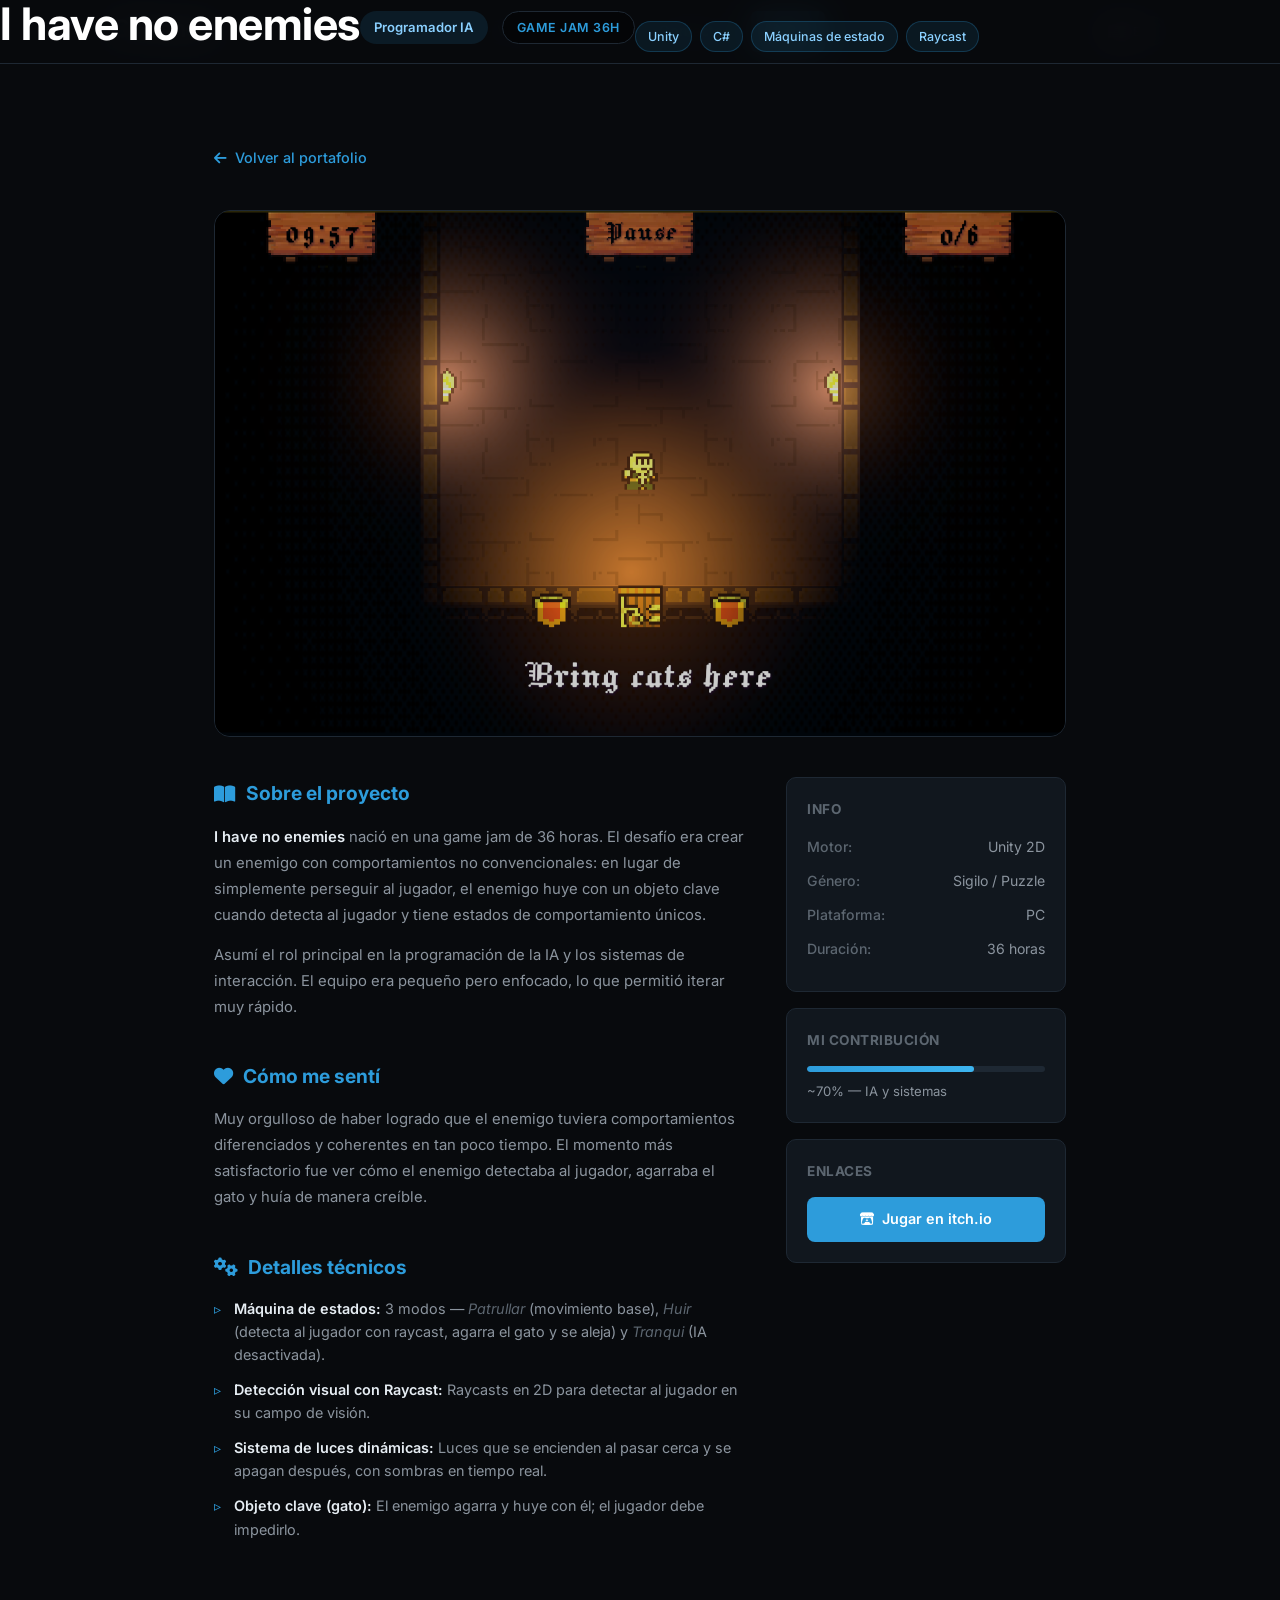
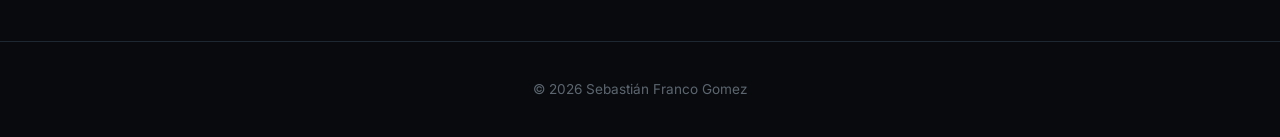
<file: proyecto-ienemies.html>
<!DOCTYPE html>
<html lang="es">
<head>
<meta charset="UTF-8">
<meta name="viewport" content="width=device-width, initial-scale=1.0">
<title>I have no enemies — Sebastián Franco</title>
<meta name="description" content="Game jam de 36 horas. Enemigo con máquina de estados, detección por raycast y luces dinámicas.">
<link rel="preconnect" href="https://fonts.googleapis.com">
<link rel="preconnect" href="https://fonts.gstatic.com" crossorigin>
<link href="https://fonts.googleapis.com/css2?family=Inter:ital,opsz,wght@0,14..32,100..900;1,14..32,100..900&family=JetBrains+Mono:wght@400;600&display=swap" rel="stylesheet">
<link rel="stylesheet" href="https://cdnjs.cloudflare.com/ajax/libs/font-awesome/6.0.0-beta3/css/all.min.css">
<link rel="stylesheet" href="css/styles.css">
<link rel="stylesheet" href="css/proyecto-detalle.css">
</head>
<body class="proyecto-page">
<div class="menu-backdrop" id="menuBackdrop"></div>
<header>
<div class="container header-content">
<div class="logo">
<a href="index.html">S<span class="logo-dot">.</span>Franco</a>
<div class="header-fly-title" aria-hidden="true">I have no enemies</div>
</div>
<nav class="nav-links" id="navMenu">
<button class="menu-close-btn" id="menuCloseBtn" data-i18n-aria="aria_close_menu" aria-label="Cerrar menú">&times;</button>
<a href="index.html#proyectos" data-i18n="btn_back">← Volver</a>
<a href="index.html#about" data-i18n="nav_about">Sobre mí</a>
<a href="index.html#contacto" data-i18n="nav_contact">Contacto</a>
<a href="CV_Sebastian_Franco.pdf" class="btn-cv" target="_blank" rel="noopener"><i class="fas fa-file-alt"></i> CV</a>
</nav>
<div class="header-actions">
<button class="lang-toggle" id="langToggle" data-i18n-aria="aria_switch_en" aria-label="Cambiar idioma">
<span class="lang-flag">🇺🇸</span> <span class="lang-label">EN</span>
</button>
<button class="menu-toggle" id="menuToggle" data-i18n-aria="aria_open_menu" aria-label="Abrir menú">
<span></span><span></span><span></span>
</button>
</div>
</div>
</header>

<main>
<article class="proyecto-detalle">
<a href="index.html#proyectos" class="back-link" data-i18n="back_portfolio"><i class="fas fa-arrow-left"></i> Volver al portafolio</a>
<header class="detalle-hero">
<h1>I have no enemies</h1>
<div class="detalle-meta">
<span class="detalle-rol" data-i18n="rol_ai_programmer">Programador IA</span>
<span class="detalle-badge" data-i18n="badge_gamejam_36h">Game Jam 36h</span>
</div>
<div class="detalle-tags">
<span class="tag tag-proyecto">Unity</span>
<span class="tag tag-proyecto">C#</span>
<span class="tag tag-proyecto" data-i18n="tag_state_machines">Máquinas de estado</span>
<span class="tag tag-proyecto">Raycast</span>
</div>
</header>
<div class="detalle-media"><img src="ienemies-demo.gif" alt="Gameplay de I have no enemies"></div>
<div class="detalle-grid">
<div class="detalle-main">
<section class="detalle-block"><h2><i class="fas fa-book-open"></i> <span data-i18n="section_about_project">Sobre el proyecto</span></h2><p data-i18n="ienemies_about"><strong>I have no enemies</strong> nació en una game jam de 36 horas. El desafío era crear un enemigo con comportamientos no convencionales: en lugar de simplemente perseguir al jugador, el enemigo huye con un objeto clave cuando detecta al jugador y tiene estados de comportamiento únicos.</p><p data-i18n="ienemies_about_2">Asumí el rol principal en la programación de la IA y los sistemas de interacción. El equipo era pequeño pero enfocado, lo que permitió iterar muy rápido.</p></section>
<section class="detalle-block"><h2><i class="fas fa-heart"></i> <span data-i18n="section_how_i_felt">Cómo me sentí</span></h2><p data-i18n="ienemies_felt">Muy orgulloso de haber logrado que el enemigo tuviera comportamientos diferenciados y coherentes en tan poco tiempo. El momento más satisfactorio fue ver cómo el enemigo detectaba al jugador, agarraba el gato y huía de manera creíble.</p></section>
<section class="detalle-block"><h2><i class="fas fa-cogs"></i> <span data-i18n="section_tech_details">Detalles técnicos</span></h2><ul class="tech-list"><li data-i18n="ienemies_tech_1"><strong>Máquina de estados:</strong> 3 modos — <em>Patrullar</em> (movimiento base), <em>Huir</em> (detecta al jugador con raycast, agarra el gato y se aleja) y <em>Tranqui</em> (IA desactivada).</li><li data-i18n="ienemies_tech_2"><strong>Detección visual con Raycast:</strong> Raycasts en 2D para detectar al jugador en su campo de visión.</li><li data-i18n="ienemies_tech_3"><strong>Sistema de luces dinámicas:</strong> Luces que se encienden al pasar cerca y se apagan después, con sombras en tiempo real.</li><li data-i18n="ienemies_tech_4"><strong>Objeto clave (gato):</strong> El enemigo agarra y huye con él; el jugador debe impedirlo.</li></ul></section>
</div>
<aside class="detalle-sidebar">
<div class="detalle-info-card"><h3 data-i18n="info_title">Info</h3><ul><li><strong data-i18n="info_engine">Motor:</strong> Unity 2D</li><li><strong data-i18n="info_genre">Género:</strong> <span data-i18n="genre_stealth_puzzle">Sigilo / Puzzle</span></li><li><strong data-i18n="info_platform">Plataforma:</strong> PC</li><li><strong data-i18n="info_duration">Duración:</strong> 36 horas</li></ul></div>
<div class="detalle-info-card"><h3 data-i18n="my_contribution">Mi contribución</h3><div class="contribucion-bar"><div class="contribucion-fill" style="width:70%"></div></div><p class="contribucion-label" data-i18n="ienemies_contrib">~70% — IA y sistemas</p></div>
<div class="detalle-info-card"><h3 data-i18n="links_title">Enlaces</h3><a href="https://sebastian-franco-gomez.itch.io/i-have-no-enemis" class="btn-demo" target="_blank" rel="noopener" style="width:100%;justify-content:center"><i class="fab fa-itch-io"></i> <span data-i18n="btn_play_itch">Jugar en itch.io</span></a></div>
</aside>
</div>
</article>
</main>

<footer><div class="container"><p data-i18n="footer_simple">&copy; 2026 Sebastián Franco Gomez</p></div></footer>
<script src="js/lang.js"></script>
<script src="js/carrusel.js"></script>
</body>
</html>
</file>
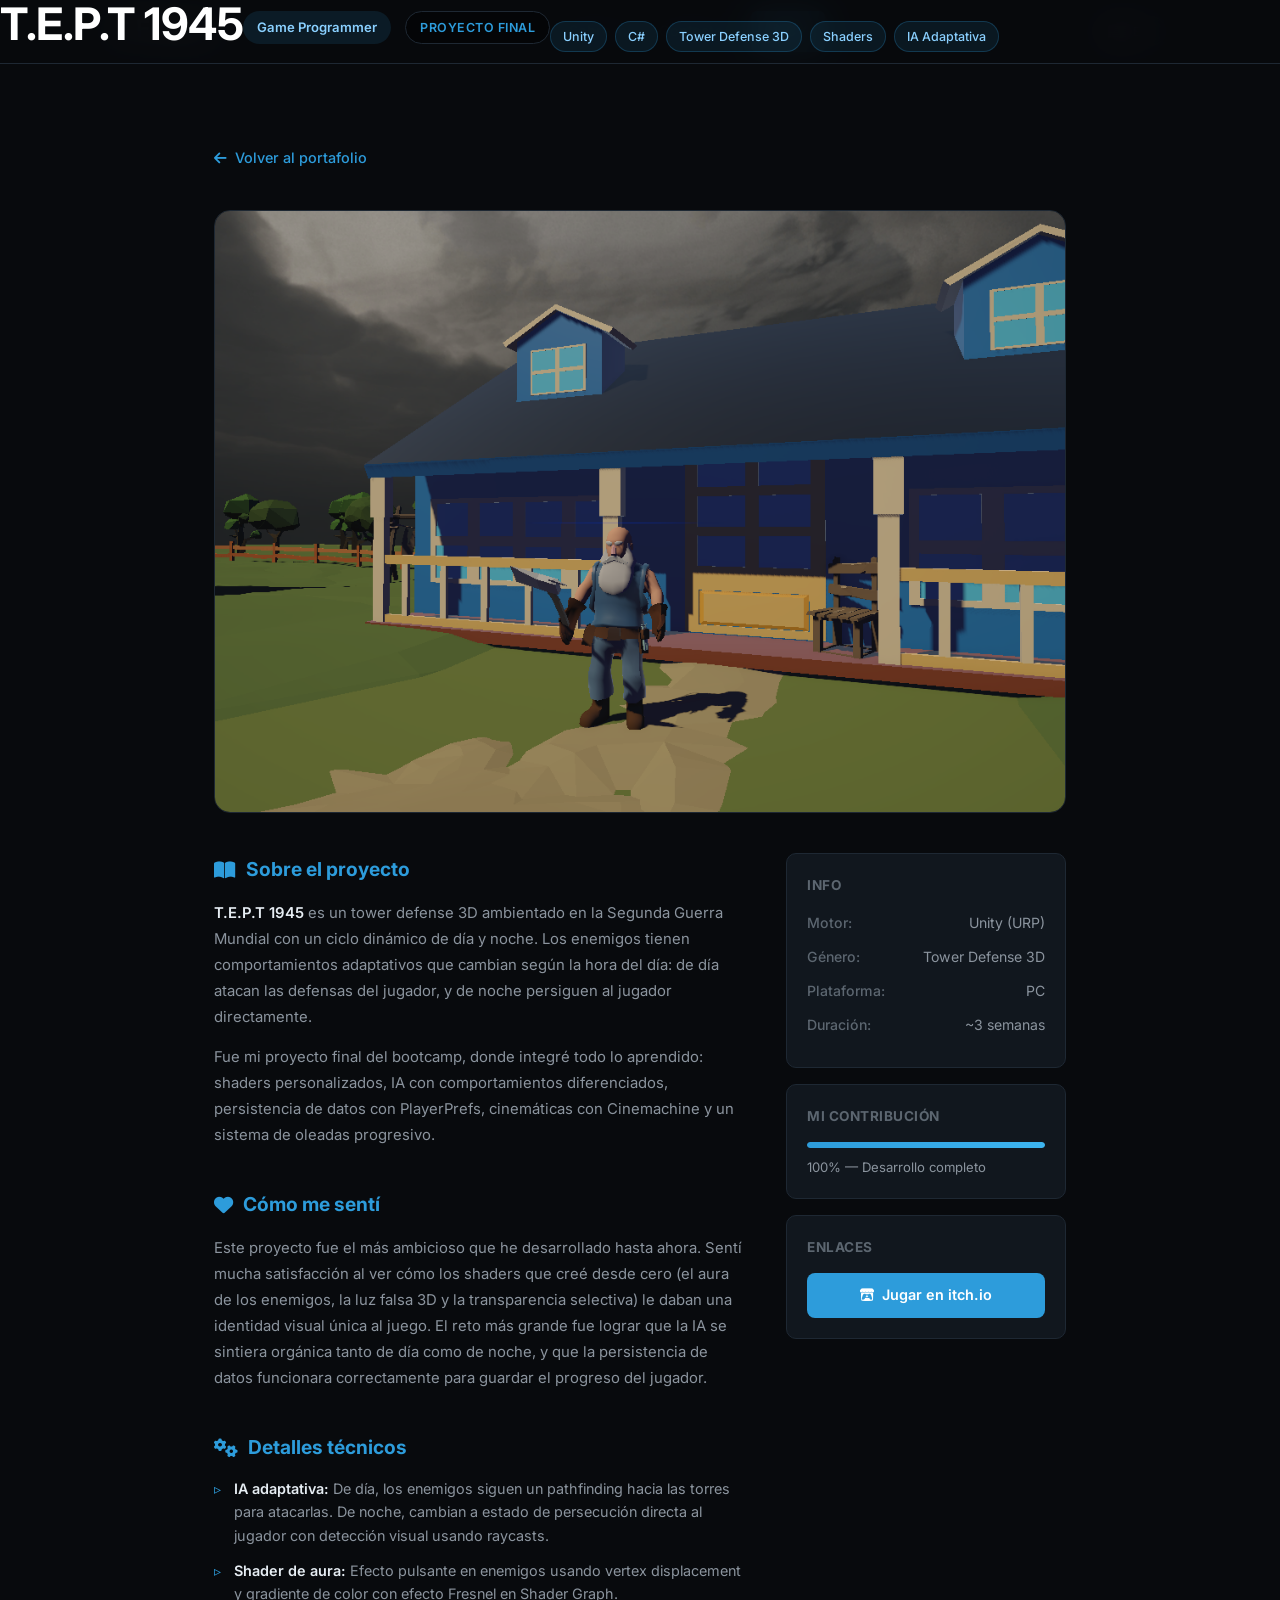
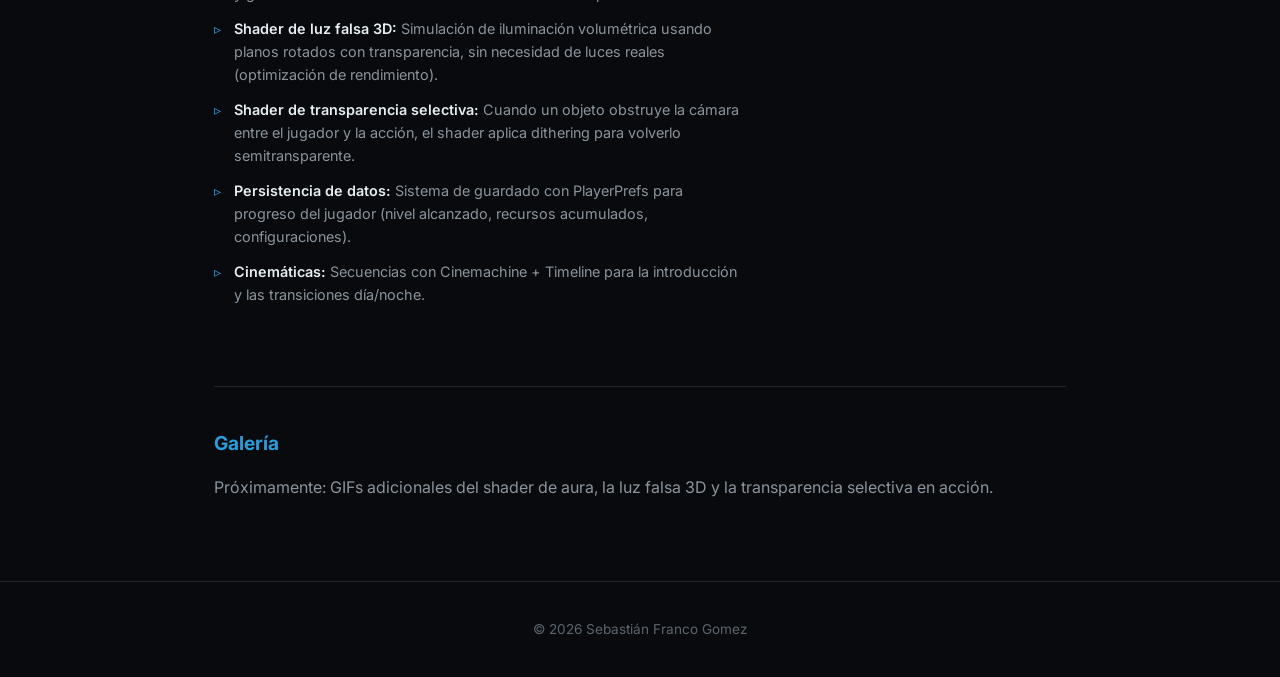
<file: proyecto-tept.html>
<!DOCTYPE html>
<html lang="es">
<head>
<meta charset="UTF-8">
<meta name="viewport" content="width=device-width, initial-scale=1.0">
<title>T.E.P.T 1945 — Sebastián Franco</title>
<meta name="description" content="Tower defense 3D con ciclo día/noche, IA adaptativa, shaders personalizados y cinemáticas. Proyecto final.">
<link rel="preconnect" href="https://fonts.googleapis.com">
<link rel="preconnect" href="https://fonts.gstatic.com" crossorigin>
<link href="https://fonts.googleapis.com/css2?family=Inter:ital,opsz,wght@0,14..32,100..900;1,14..32,100..900&family=JetBrains+Mono:wght@400;600&display=swap" rel="stylesheet">
<link rel="stylesheet" href="https://cdnjs.cloudflare.com/ajax/libs/font-awesome/6.0.0-beta3/css/all.min.css">
<link rel="stylesheet" href="css/styles.css">
<link rel="stylesheet" href="css/proyecto-detalle.css">
</head>
<body class="proyecto-page">
<div class="menu-backdrop" id="menuBackdrop"></div>
<header>
<div class="container header-content">
<div class="logo">
<a href="index.html">S<span class="logo-dot">.</span>Franco</a>
<div class="header-fly-title" aria-hidden="true">T.E.P.T 1945</div>
</div>
<nav class="nav-links" id="navMenu">
<button class="menu-close-btn" id="menuCloseBtn" data-i18n-aria="aria_close_menu" aria-label="Cerrar menú">&times;</button>
<a href="index.html#proyectos" data-i18n="btn_back">← Volver</a>
<a href="index.html#about" data-i18n="nav_about">Sobre mí</a>
<a href="index.html#contacto" data-i18n="nav_contact">Contacto</a>
<a href="CV_Sebastian_Franco.pdf" class="btn-cv" target="_blank" rel="noopener"><i class="fas fa-file-alt"></i> CV</a>
</nav>
<div class="header-actions">
<button class="lang-toggle" id="langToggle" data-i18n-aria="aria_switch_en" aria-label="Cambiar idioma">
<span class="lang-flag">🇺🇸</span> <span class="lang-label">EN</span>
</button>
<button class="menu-toggle" id="menuToggle" data-i18n-aria="aria_open_menu" aria-label="Abrir menú">
<span></span><span></span><span></span>
</button>
</div>
</div>
</header>

<main>
<article class="proyecto-detalle">
<a href="index.html#proyectos" class="back-link" data-i18n="back_portfolio"><i class="fas fa-arrow-left"></i> Volver al portafolio</a>

<header class="detalle-hero">
<h1>T.E.P.T 1945</h1>
<div class="detalle-meta">
<span class="detalle-rol" data-i18n="rol_game_programmer">Game Programmer</span>
<span class="detalle-badge" data-i18n="badge_final_project">Proyecto Final</span>
</div>
<div class="detalle-tags">
<span class="tag tag-proyecto">Unity</span>
<span class="tag tag-proyecto">C#</span>
<span class="tag tag-proyecto" data-i18n="tag_tower_defense_3d">Tower Defense 3D</span>
<span class="tag tag-proyecto">Shaders</span>
<span class="tag tag-proyecto" data-i18n="tag_adaptive_ai">IA Adaptativa</span>
</div>
</header>

<div class="detalle-media">
<img src="tept-demo.gif" alt="Gameplay de T.E.P.T 1945">
</div>

<div class="detalle-grid">
<div class="detalle-main">
<section class="detalle-block">
<h2><i class="fas fa-book-open"></i> <span data-i18n="section_about_project">Sobre el proyecto</span></h2>
<p data-i18n="tept_about_p1"><strong>T.E.P.T 1945</strong> es un tower defense 3D ambientado en la Segunda Guerra Mundial con un ciclo dinámico de día y noche. Los enemigos tienen comportamientos adaptativos que cambian según la hora del día: de día atacan las defensas del jugador, y de noche persiguen al jugador directamente.</p>
<p data-i18n="tept_about_p2">Fue mi proyecto final del bootcamp, donde integré todo lo aprendido: shaders personalizados, IA con comportamientos diferenciados, persistencia de datos con PlayerPrefs, cinemáticas con Cinemachine y un sistema de oleadas progresivo.</p>
</section>
<section class="detalle-block">
<h2><i class="fas fa-heart"></i> <span data-i18n="section_how_i_felt">Cómo me sentí</span></h2>
<p data-i18n="tept_felt">Este proyecto fue el más ambicioso que he desarrollado hasta ahora. Sentí mucha satisfacción al ver cómo los shaders que creé desde cero (el aura de los enemigos, la luz falsa 3D y la transparencia selectiva) le daban una identidad visual única al juego. El reto más grande fue lograr que la IA se sintiera orgánica tanto de día como de noche, y que la persistencia de datos funcionara correctamente para guardar el progreso del jugador.</p>
</section>
<section class="detalle-block">
<h2><i class="fas fa-cogs"></i> <span data-i18n="section_tech_details">Detalles técnicos</span></h2>
<ul class="tech-list">
<li data-i18n="tept_tech_1"><strong>IA adaptativa:</strong> De día, los enemigos siguen un pathfinding hacia las torres para atacarlas. De noche, cambian a estado de persecución directa al jugador con detección visual usando raycasts.</li>
<li data-i18n="tept_tech_2"><strong>Shader de aura:</strong> Efecto pulsante en enemigos usando vertex displacement y gradiente de color con efecto Fresnel en Shader Graph.</li>
<li data-i18n="tept_tech_3"><strong>Shader de luz falsa 3D:</strong> Simulación de iluminación volumétrica usando planos rotados con transparencia, sin necesidad de luces reales (optimización de rendimiento).</li>
<li data-i18n="tept_tech_4"><strong>Shader de transparencia selectiva:</strong> Cuando un objeto obstruye la cámara entre el jugador y la acción, el shader aplica dithering para volverlo semitransparente.</li>
<li data-i18n="tept_tech_5"><strong>Persistencia de datos:</strong> Sistema de guardado con PlayerPrefs para progreso del jugador (nivel alcanzado, recursos acumulados, configuraciones).</li>
<li data-i18n="tept_tech_6"><strong>Cinemáticas:</strong> Secuencias con Cinemachine + Timeline para la introducción y las transiciones día/noche.</li>
</ul>
</section>
</div>
<aside class="detalle-sidebar">
<div class="detalle-info-card"><h3 data-i18n="info_title">Info</h3><ul><li><strong data-i18n="info_engine">Motor:</strong> Unity (URP)</li><li><strong data-i18n="info_genre">Género:</strong> <span data-i18n="tag_tower_defense_3d">Tower Defense 3D</span></li><li><strong data-i18n="info_platform">Plataforma:</strong> PC</li><li><strong data-i18n="info_duration">Duración:</strong> ~3 semanas</li></ul></div>
<div class="detalle-info-card"><h3 data-i18n="my_contribution">Mi contribución</h3><div class="contribucion-bar"><div class="contribucion-fill" style="width:100%"></div></div><p class="contribucion-label" data-i18n="tept_contrib">100% — Desarrollo completo</p></div>
<div class="detalle-info-card"><h3 data-i18n="links_title">Enlaces</h3><a href="https://sebastian-franco-gomez.itch.io/tept-1945" class="btn-demo" target="_blank" rel="noopener" style="width:100%;justify-content:center"><i class="fab fa-itch-io"></i> <span data-i18n="btn_play_itch">Jugar en itch.io</span></a></div>
</aside>
</div>

<div class="detalle-gallery"><h2 data-i18n="gallery_title">Galería</h2><p style="color:var(--text-secondary);margin-bottom:20px" data-i18n="tept_gallery_soon">Próximamente: GIFs adicionales del shader de aura, la luz falsa 3D y la transparencia selectiva en acción.</p></div>
</article>
</main>

<footer><div class="container"><p data-i18n="footer_simple">&copy; 2026 Sebastián Franco Gomez</p></div></footer>
<script src="js/lang.js"></script>
<script src="js/carrusel.js"></script>
</body>
</html>
</file>
<file: css/styles.css>
/* ── RESET ── */
*,
*::before,
*::after {
  margin: 0;
  padding: 0;
  box-sizing: border-box;
}

/* ── VARIABLES ── */
:root {
  --bg-primary: #080a0d;
  --bg-secondary: #0d1116;
  --bg-card: #11171e;
  --bg-card-hover: #151d27;
  --border: #1e2833;
  --border-hover: #2d9cdb;
  --text-primary: #e6edf3;
  --text-secondary: #8b949e;
  --text-muted: #5c6670;
  --accent: #2d9cdb;
  --accent-hover: #3db5f0;
  --accent-glow: rgba(45, 156, 219, 0.15);
  --tag-bg: #1a2330;
  --tag-border: #243040;
  --shader-badge: #7c3aed;
  --post-badge: #059669;
  --danger: #f85149;
  --radius: 10px;
  --radius-lg: 16px;
  --transition: 0.25s ease;
  --header-h: 64px;
}

/* ── BASE ── */
html {
  scroll-behavior: smooth;
  scroll-padding-top: calc(var(--header-h) + 20px);
}

body {
  font-family: "Inter", -apple-system, BlinkMacSystemFont, "Segoe UI", sans-serif;
  background-color: var(--bg-primary);
  color: var(--text-primary);
  line-height: 1.7;
  -webkit-font-smoothing: antialiased;
  -moz-osx-font-smoothing: grayscale;
  padding-top: var(--header-h);
}

::selection {
  background: var(--accent);
  color: #fff;
}

.container {
  max-width: 1100px;
  margin: 0 auto;
  padding: 0 24px;
}

.container-wide {
  max-width: 1100px;
  margin: 0 auto;
  padding: 0 24px;
}

/* ── MENU BACKDROP ── */
.menu-backdrop {
  display: none;
  position: fixed;
  inset: 0;
  z-index: 1995;
  background: rgba(0, 0, 0, 0.6);
  backdrop-filter: blur(2px);
  -webkit-backdrop-filter: blur(2px);
}

.menu-backdrop.active {
  display: block;
}

.menu-close-btn {
  display: none;
  position: absolute;
  top: 16px;
  right: 16px;
  background: none;
  border: none;
  color: var(--text-secondary);
  font-size: 2rem;
  cursor: pointer;
  line-height: 1;
  transition: color var(--transition);
  z-index: 2020;
}

.menu-close-btn:hover {
  color: #fff;
}

body.menu-open {
  overflow: hidden;
}

/* ── HEADER ── */
header {
  position: fixed;
  top: 0;
  left: 0;
  right: 0;
  z-index: 2000;
  height: var(--header-h);
  display: flex;
  align-items: center;
  background-color: rgba(8, 10, 13, 0.95);
  backdrop-filter: blur(16px);
  -webkit-backdrop-filter: blur(16px);
  border-bottom: 1px solid var(--border);
}

.header-content {
  width: 100%;
  max-width: 1100px;
  margin: 0 auto;
  padding: 0 24px;
  display: flex;
  justify-content: space-between;
  align-items: center;
  position: relative;
}

.logo {
  position: relative;
  z-index: 2010;
  flex-shrink: 0;
  transition: opacity 0.35s cubic-bezier(0.4, 0, 0.2, 1),
              transform 0.35s cubic-bezier(0.4, 0, 0.2, 1);
}

body.title-scrolled .logo {
  opacity: 0;
  transform: translateX(-12px);
  pointer-events: none;
}

.logo a {
  font-size: 1.5rem;
  font-weight: 700;
  color: #fff;
  text-decoration: none;
  letter-spacing: -0.5px;
  line-height: 1;
}

.logo-dot {
  color: var(--accent);
}

.header-fly-title {
  display: none;
  font-size: 1.15rem;
  font-weight: 700;
  color: #fff;
  white-space: nowrap;
  max-width: 50vw;
  overflow: hidden;
  text-overflow: ellipsis;
  opacity: 0;
  transform: translateX(12px);
  transition: opacity 0.35s cubic-bezier(0.4, 0, 0.2, 1),
              transform 0.35s cubic-bezier(0.4, 0, 0.2, 1);
  pointer-events: none;
}

body.title-scrolled .header-fly-title {
  opacity: 1;
  transform: translateX(0);
}

.header-fly-title.is-long {
  font-size: 0.9rem;
}

@media (min-width: 769px) {
  .header-fly-title {
    display: block;
    position: absolute;
    left: 0;
  }
}

@media (max-width: 768px) {
  .header-fly-title {
    display: none !important;
  }
}
.nav-links {
  display: flex;
  gap: 28px;
  align-items: center;
}

.nav-links a {
  color: var(--text-secondary);
  text-decoration: none;
  font-weight: 500;
  font-size: 0.9rem;
  transition: color var(--transition);
  white-space: nowrap;
}

.nav-links a:hover {
  color: #fff;
}

.btn-cv {
  background-color: var(--accent);
  color: #fff !important;
  padding: 8px 18px;
  border-radius: 6px;
  font-weight: 600;
  font-size: 0.85rem;
  display: inline-flex;
  align-items: center;
  gap: 6px;
  transition: background-color var(--transition), box-shadow var(--transition);
}

.btn-cv:hover {
  background-color: var(--accent-hover);
  box-shadow: 0 0 18px var(--accent-glow);
}

.header-actions {
  display: flex;
  align-items: center;
  gap: 10px;
}

.lang-toggle {
  background: rgba(255, 255, 255, 0.06);
  border: 1px solid rgba(255, 255, 255, 0.1);
  color: var(--text-secondary);
  padding: 6px 14px;
  border-radius: 50px;
  font-size: 0.78rem;
  font-weight: 600;
  font-family: inherit;
  cursor: pointer;
  display: inline-flex;
  align-items: center;
  gap: 6px;
  transition: all 0.3s ease;
  white-space: nowrap;
  flex-shrink: 0;
  backdrop-filter: blur(8px);
  -webkit-backdrop-filter: blur(8px);
}

.lang-toggle:hover {
  background: rgba(45, 156, 219, 0.12);
  border-color: var(--accent);
  color: #fff;
  box-shadow: 0 0 12px rgba(45, 156, 219, 0.15);
  transform: translateY(-1px);
}

.lang-toggle:active {
  transform: translateY(0);
}

.lang-toggle .lang-flag {
  font-size: 1rem;
  line-height: 1;
}

.lang-toggle .lang-label {
  letter-spacing: 0.5px;
}

/* ── i18n FOUC prevention ── */
html:not(.i18n-ready) [data-i18n] {
  visibility: visible;
}

.menu-toggle {
  display: none;
  flex-direction: column;
  gap: 5px;
  background: none;
  border: none;
  cursor: pointer;
  padding: 4px;
  z-index: 2010;
  flex-shrink: 0;
}

.menu-toggle span {
  display: block;
  width: 24px;
  height: 2px;
  background-color: var(--text-primary);
  border-radius: 2px;
}

/* ── HERO ── */
.hero {
  padding: 100px 0 90px;
  background: radial-gradient(
    ellipse 800px 400px at 50% 0%,
    rgba(45, 156, 219, 0.06),
    transparent
  );
}

.hero-content {
  display: flex;
  align-items: center;
  gap: 50px;
}

.hero-text {
  max-width: 650px;
}

.hero-greeting {
  font-family: "JetBrains Mono", monospace;
  color: var(--accent);
  font-size: 0.95rem;
  margin-bottom: 12px;
}

.hero-text h1 {
  font-size: clamp(2.5rem, 6vw, 4rem);
  font-weight: 700;
  line-height: 1.1;
  margin-bottom: 8px;
  color: #fff;
  letter-spacing: -1px;
}

.hero-text h2 {
  font-size: clamp(1.2rem, 3vw, 1.6rem);
  font-weight: 500;
  color: var(--text-secondary);
  margin-bottom: 22px;
}

.hero-separator {
  color: var(--accent);
  margin: 0 8px;
}

.hero-desc {
  font-size: 1.05rem;
  color: var(--text-secondary);
  margin-bottom: 30px;
  max-width: 560px;
  line-height: 1.7;
}

.hero-actions {
  display: flex;
  gap: 16px;
  margin-bottom: 28px;
}

.btn-primary {
  background-color: var(--accent);
  color: #fff;
  padding: 12px 28px;
  border-radius: 8px;
  font-weight: 600;
  font-size: 0.95rem;
  text-decoration: none;
  transition: background-color var(--transition), box-shadow var(--transition);
  display: inline-flex;
  align-items: center;
  gap: 8px;
}

.btn-primary:hover {
  background-color: var(--accent-hover);
  box-shadow: 0 0 24px var(--accent-glow);
}

.btn-outline {
  background-color: transparent;
  color: var(--text-primary);
  padding: 12px 28px;
  border-radius: 8px;
  font-weight: 600;
  font-size: 0.95rem;
  text-decoration: none;
  border: 1px solid var(--border);
  transition: border-color var(--transition), color var(--transition);
  display: inline-flex;
  align-items: center;
  gap: 8px;
}

.btn-outline:hover {
  border-color: var(--accent);
  color: var(--accent);
}

.hero-social {
  display: flex;
  gap: 16px;
  margin-bottom: 30px;
}

.hero-social a {
  color: var(--text-secondary);
  font-size: 1.2rem;
  transition: color var(--transition);
}

.hero-social a:hover {
  color: var(--accent);
}

/* ── TAGS ── */
.skill-tags {
  display: flex;
  flex-wrap: wrap;
  gap: 8px;
}

.tag {
  background-color: var(--tag-bg);
  color: var(--text-secondary);
  padding: 5px 13px;
  border-radius: 20px;
  font-size: 0.8rem;
  font-weight: 500;
  border: 1px solid var(--tag-border);
}

.tag-proyecto {
  background-color: rgba(45, 156, 219, 0.1);
  color: #8ad0ff;
  border-color: rgba(45, 156, 219, 0.25);
}

/* ── SECTIONS ── */
.section {
  padding: 90px 0;
}

.section-alt {
  background-color: var(--bg-secondary);
}

.section-title {
  font-size: clamp(1.6rem, 4vw, 2rem);
  font-weight: 700;
  margin-bottom: 20px;
  color: #fff;
  display: flex;
  align-items: center;
  gap: 12px;
  flex-wrap: wrap;
}

.title-accent {
  color: var(--accent);
  font-family: "JetBrains Mono", monospace;
  font-size: 1.1rem;
  font-weight: 400;
}

.title-vfx {
  background: linear-gradient(135deg, var(--shader-badge), var(--accent));
  -webkit-background-clip: text;
  -webkit-text-fill-color: transparent;
  background-clip: text;
}

.vfx-intro {
  color: var(--text-secondary);
  margin-bottom: 40px;
  max-width: 600px;
}

/* ── ABOUT ── */
.about-content {
  display: grid;
  grid-template-columns: 1fr minmax(300px, 380px);
  gap: 50px;
  align-items: start;
}

.about-text p {
  margin-bottom: 18px;
  color: var(--text-secondary);
  font-size: 0.95rem;
}

.about-text strong {
  color: var(--text-primary);
  font-weight: 600;
}

/* ── SKILLS BOX ── */
.skills-box {
  background-color: var(--bg-card);
  padding: 28px;
  border-radius: var(--radius-lg);
  border: 1px solid var(--border);
  max-height: 420px;
  overflow: hidden;
  position: relative;
}

.skills-box::after {
  content: "";
  position: absolute;
  bottom: 0;
  left: 0;
  right: 0;
  height: 60px;
  background: linear-gradient(transparent, var(--bg-card));
  pointer-events: none;
}

.skills-box h3 {
  color: var(--text-primary);
  margin-bottom: 16px;
  font-weight: 600;
  font-size: 0.95rem;
}

.skills-grid {
  display: flex;
  flex-wrap: wrap;
  gap: 8px;
  margin-bottom: 24px;
}

.skill-item {
  background-color: var(--tag-bg);
  color: var(--text-secondary);
  padding: 6px 14px;
  border-radius: 4px;
  font-size: 0.85rem;
  border-left: 3px solid var(--accent);
}

.btn-expand-skills {
  display: inline-flex;
  align-items: center;
  gap: 8px;
  background: transparent;
  border: 1px solid var(--border);
  color: var(--text-secondary);
  padding: 8px 18px;
  border-radius: 8px;
  font-size: 0.85rem;
  font-weight: 500;
  cursor: pointer;
  transition: all var(--transition);
  font-family: inherit;
  position: relative;
  z-index: 2;
}

.btn-expand-skills:hover {
  border-color: var(--accent);
  color: var(--accent);
}

.btn-expand-skills i {
  transition: transform var(--transition);
  font-size: 0.7rem;
}

/* ── SKILLS MODAL ── */
.skills-modal {
  display: none;
  position: fixed;
  inset: 0;
  z-index: 3000;
  align-items: center;
  justify-content: center;
  padding: 24px;
}

.skills-modal.active {
  display: flex;
}

.skills-modal-backdrop {
  position: absolute;
  inset: 0;
  background: rgba(0, 0, 0, 0.75);
  backdrop-filter: blur(4px);
}

.skills-modal-content {
  position: relative;
  background-color: var(--bg-card);
  border: 1px solid var(--border);
  border-radius: var(--radius-lg);
  padding: 40px;
  max-width: 560px;
  width: 100%;
  max-height: 80vh;
  overflow-y: auto;
  z-index: 1;
  animation: modalIn 0.25s ease;
}

@keyframes modalIn {
  from {
    opacity: 0;
    transform: translateY(16px) scale(0.97);
  }
  to {
    opacity: 1;
    transform: translateY(0) scale(1);
  }
}

.skills-modal-close {
  position: absolute;
  top: 12px;
  right: 16px;
  background: none;
  border: none;
  color: var(--text-secondary);
  font-size: 1.8rem;
  cursor: pointer;
  line-height: 1;
  transition: color var(--transition);
}

.skills-modal-close:hover {
  color: #fff;
}

.skills-modal-content h2 {
  font-size: 1.4rem;
  font-weight: 700;
  color: #fff;
  margin-bottom: 24px;
}

.skills-modal-content h3 {
  color: var(--text-primary);
  margin-bottom: 12px;
  font-weight: 600;
  font-size: 0.95rem;
}

.skills-modal-grid {
  margin-bottom: 24px;
}

/* ── PROYECTOS CARRUSEL ── */
.proyectos-carrusel {
  position: relative;
  margin: 40px auto;
  max-width: 960px;
}

.carrusel-viewport {
  overflow: hidden;
  border-radius: var(--radius-lg);
}

.carrusel-track {
  display: flex;
  transition: transform 0.45s cubic-bezier(0.25, 0.46, 0.45, 0.94);
}

.proyecto-slide {
  flex: 0 0 100%;
}

.proyecto-card {
  background-color: var(--bg-card);
  border: 1px solid var(--border);
  border-radius: var(--radius-lg);
  overflow: hidden;
  display: flex;
  flex-direction: column;
}

.proyecto-media {
  position: relative;
  width: 100%;
  background-color: #0a0e13;
  overflow: hidden;
}

.proyecto-media img {
  width: 100%;
  height: 100%;
  object-fit: cover;
  display: block;
}

.proyecto-media-badge {
  position: absolute;
  top: 14px;
  right: 14px;
  background-color: rgba(0, 0, 0, 0.7);
  backdrop-filter: blur(6px);
  color: var(--accent);
  padding: 4px 12px;
  border-radius: 20px;
  font-size: 0.75rem;
  font-weight: 600;
  border: 1px solid rgba(45, 156, 219, 0.3);
}

.proyecto-content {
  padding: 28px;
}

.proyecto-header {
  display: flex;
  justify-content: space-between;
  align-items: center;
  margin-bottom: 14px;
  flex-wrap: wrap;
  gap: 10px;
}

.proyecto-header h3 {
  font-size: 1.4rem;
  font-weight: 700;
  color: #fff;
}

.proyecto-rol {
  background-color: rgba(45, 156, 219, 0.12);
  color: #8ad0ff;
  padding: 5px 12px;
  border-radius: 20px;
  font-size: 0.78rem;
  font-weight: 600;
}

.proyecto-tags {
  display: flex;
  flex-wrap: wrap;
  gap: 8px;
  margin-bottom: 16px;
}

.proyecto-desc {
  color: var(--text-secondary);
  font-size: 0.92rem;
  margin-bottom: 22px;
  display: -webkit-box;
  -webkit-line-clamp: 2;
  -webkit-box-orient: vertical;
  overflow: hidden;
}

.proyecto-links {
  display: flex;
  gap: 12px;
  flex-wrap: wrap;
}

.btn-demo {
  display: inline-flex;
  align-items: center;
  gap: 8px;
  background-color: var(--accent);
  color: #fff;
  padding: 10px 22px;
  border-radius: 8px;
  text-decoration: none;
  font-weight: 600;
  font-size: 0.9rem;
  transition: background-color var(--transition), box-shadow var(--transition);
}

.btn-demo:hover {
  background-color: var(--accent-hover);
  box-shadow: 0 0 18px var(--accent-glow);
}

.btn-itch {
  display: inline-flex;
  align-items: center;
  gap: 8px;
  background-color: transparent;
  color: var(--text-secondary);
  padding: 10px 22px;
  border-radius: 8px;
  text-decoration: none;
  font-weight: 500;
  font-size: 0.9rem;
  border: 1px solid var(--border);
  transition: border-color var(--transition), color var(--transition);
}

.btn-itch:hover {
  border-color: var(--accent);
  color: var(--accent);
}

/* ── CARRUSEL CONTROLS ── */
.carrusel-btn {
  position: absolute;
  top: 50%;
  transform: translateY(-50%);
  background-color: var(--bg-card);
  border: 1px solid var(--border);
  color: var(--text-primary);
  font-size: 1.2rem;
  cursor: pointer;
  width: 44px;
  height: 44px;
  border-radius: 50%;
  display: flex;
  align-items: center;
  justify-content: center;
  transition: all var(--transition);
  z-index: 10;
}

.carrusel-btn:hover {
  background-color: var(--accent);
  border-color: var(--accent);
  color: #fff;
}

.carrusel-btn:focus-visible {
  outline: 2px solid var(--accent);
  outline-offset: 2px;
}

.carrusel-btn-left {
  left: -22px;
}

.carrusel-btn-right {
  right: -22px;
}

.carrusel-indicadores {
  display: flex;
  justify-content: center;
  gap: 10px;
  margin-top: 28px;
}

.indicador {
  width: 10px;
  height: 10px;
  background-color: var(--border);
  border-radius: 50%;
  cursor: pointer;
  transition: all var(--transition);
}

.indicador:hover {
  background-color: var(--text-muted);
}

.indicador.active {
  background-color: var(--accent);
  width: 28px;
  border-radius: 5px;
}

/* ── VFX GRID ── */
.vfx-grid {
  display: grid;
  grid-template-columns: repeat(auto-fill, minmax(240px, 1fr));
  gap: 24px;
}

.vfx-card {
  background-color: var(--bg-card);
  border: 1px solid var(--border);
  border-radius: var(--radius-lg);
  overflow: hidden;
  transition: border-color var(--transition), transform var(--transition);
  flex: 0 0 auto;
}

.vfx-card:hover {
  border-color: var(--border-hover);
  transform: translateY(-4px);
}

.vfx-media {
  width: 100%;
  aspect-ratio: 16 / 10;
  background-color: #0a0e13;
  overflow: hidden;
}

.vfx-media img {
  width: 100%;
  height: 100%;
  object-fit: cover;
  display: block;
}

.vfx-content {
  padding: 18px;
}

.vfx-content h3 {
  font-size: 1rem;
  font-weight: 600;
  color: #fff;
  margin-bottom: 8px;
}

.vfx-meta {
  display: flex;
  flex-wrap: wrap;
  gap: 8px;
  align-items: center;
  margin-bottom: 10px;
}

.vfx-type {
  padding: 3px 10px;
  border-radius: 12px;
  font-size: 0.7rem;
  font-weight: 700;
  text-transform: uppercase;
  letter-spacing: 0.5px;
}

.vfx-type.shader {
  background-color: rgba(124, 58, 237, 0.15);
  color: #a78bfa;
  border: 1px solid rgba(124, 58, 237, 0.3);
}

.vfx-type.post {
  background-color: rgba(5, 150, 105, 0.15);
  color: #34d399;
  border: 1px solid rgba(5, 150, 105, 0.3);
}

.vfx-tech {
  color: var(--text-muted);
  font-size: 0.75rem;
}

.vfx-content p {
  color: var(--text-secondary);
  font-size: 0.82rem;
  line-height: 1.5;
}

/* ── EDUCATION ── */
.edu-item {
  display: flex;
  justify-content: space-between;
  align-items: center;
  flex-wrap: wrap;
  gap: 16px;
  padding: 22px 0;
  border-bottom: 1px solid var(--border);
}

.edu-item:last-child {
  border-bottom: none;
}

.edu-left h4 {
  color: var(--text-primary);
  font-size: 1.1rem;
  font-weight: 600;
  margin-bottom: 4px;
}

.edu-left p {
  color: var(--text-secondary);
  font-size: 0.9rem;
}

.edu-right {
  color: var(--text-muted);
  font-size: 0.85rem;
  background-color: var(--tag-bg);
  padding: 6px 16px;
  border-radius: 20px;
  white-space: nowrap;
}

/* ── CONTACTO ── */
.contacto-section {
  text-align: center;
}

.contacto-info {
  max-width: 560px;
  margin: 0 auto;
}

.contacto-info p {
  margin-bottom: 36px;
  color: var(--text-secondary);
  font-size: 0.95rem;
}

.contacto-links {
  display: flex;
  justify-content: center;
  gap: 20px;
  flex-wrap: wrap;
}

.contacto-links a {
  display: flex;
  flex-direction: column;
  align-items: center;
  gap: 8px;
  color: var(--text-secondary);
  background-color: var(--bg-card);
  border: 1px solid var(--border);
  padding: 20px 28px;
  border-radius: var(--radius-lg);
  text-decoration: none;
  font-size: 1.6rem;
  transition: all var(--transition);
  min-width: 120px;
}

.contacto-links a span {
  font-size: 0.78rem;
  font-weight: 500;
  font-family: "Inter", sans-serif;
}

.contacto-links a:hover {
  background-color: var(--accent);
  border-color: var(--accent);
  color: #fff;
  transform: translateY(-3px);
  box-shadow: 0 8px 24px var(--accent-glow);
}

/* ── FOOTER ── */
footer {
  text-align: center;
  padding: 36px 0;
  color: var(--text-muted);
  font-size: 0.85rem;
  border-top: 1px solid var(--border);
}

footer .fa-heart {
  color: var(--danger);
  font-size: 0.75rem;
}

/* ── MEDIA QUERIES ── */

/* ═══ Desktop wide: fly title visible ═══ */
@media (min-width: 769px) {
  .proyecto-card {
    flex-direction: row;
  }

  .proyecto-media {
    width: 40%;
    flex-shrink: 0;
  }

  .proyecto-media img {
    aspect-ratio: auto;
  }

  .proyecto-content {
    width: 60%;
    display: flex;
    flex-direction: column;
    justify-content: center;
  }
}

/* ═══ max-width 900px ═══ */
@media (max-width: 900px) {
  /* About switches to single column */
  .about-content {
    grid-template-columns: 1fr;
  }

  /* Skills box loses height cap & gradient fade */
  .skills-box {
    max-height: none;
  }

  .skills-box::after {
    display: none;
  }

  /* Hide expand-skills button (modal not needed) */
  .btn-expand-skills {
    display: none;
  }

  /* Smaller carrusel buttons */
  .carrusel-btn {
    width: 36px;
    height: 36px;
    font-size: 1rem;
  }

  .carrusel-btn-left {
    left: -8px;
  }

  .carrusel-btn-right {
    right: -8px;
  }
}

/* ═══ max-width 768px (tablet / mobile) ═══ */
@media (max-width: 768px) {
  :root {
    --header-h: 56px;
  }

  .header-content {
    position: static;
  }

/* Show hamburger menu toggle */
.menu-toggle {
    display: flex;
  }

  .lang-toggle {
    padding: 5px 10px;
    font-size: 0.72rem;
    gap: 4px;
  }

  .lang-toggle .lang-flag {
    font-size: 0.9rem;
  }

  .menu-close-btn {
    display: block;
  }

  /* Slide-in nav from right (60%-80% width) */
  .nav-links {
    display: flex;
    flex-direction: column;
    position: fixed;
    top: 0;
    right: 0;
    width: 75%;
    max-width: 320px;
    height: 100vh;
    height: 100dvh;
    background-color: rgba(13, 17, 22, 0.98);
    backdrop-filter: blur(16px);
    -webkit-backdrop-filter: blur(16px);
    border-left: 1px solid var(--border);
    padding: 80px 28px 32px;
    gap: 24px;
    overflow-y: auto;
    z-index: 2005;
    transform: translateX(100%);
    transition: transform 0.35s cubic-bezier(0.4, 0, 0.2, 1);
    box-shadow: -8px 0 30px rgba(0, 0, 0, 0.5);
  }

  .nav-links.active {
    transform: translateX(0);
  }

  .nav-links a {
    font-size: 1.1rem;
  }

  /* Hero */
  .hero {
    padding: 70px 0 60px;
  }

  .hero-text h1 {
    font-size: 2.2rem;
  }

  .hero-actions {
    flex-direction: column;
  }

  .hero-actions .btn-outline,
  .hero-actions .btn-primary {
    text-align: center;
    justify-content: center;
  }

  /* Sections */
  .section {
    padding: 60px 0;
  }

  /* Proyecto cards: stacked (column) */
  .proyecto-card {
    flex-direction: column;
  }

  .proyecto-media {
    width: 100%;
    aspect-ratio: 16 / 10;
    min-height: 0;
  }

  .proyecto-media img {
    aspect-ratio: 16 / 10;
    min-height: 0;
  }

  .proyecto-content {
    width: 100%;
    padding: 20px;
  }

  .proyecto-header h3 {
    font-size: 1.2rem;
  }

  .proyectos-carrusel {
    max-width: 100%;
  }

  /* Skills: shorter box with gradient fade & expand button */
  .skills-box {
    max-height: 260px;
  }

  .skills-box::after {
    display: block;
  }

  .btn-expand-skills {
    display: inline-flex;
  }

  /* Only show first 2 items in skills-tech / skills-soft */
  .skills-tech .skill-item:nth-child(n + 3) {
    display: none;
  }

  .skills-soft .skill-item:nth-child(n + 3) {
    display: none;
  }

  /* VFX grid → horizontal scroll with snap */
  .vfx-grid {
    display: flex;
    overflow-x: auto;
    scroll-snap-type: x mandatory;
    scroll-behavior: smooth;
    -webkit-overflow-scrolling: touch;
    scrollbar-width: none;
    gap: 16px;
    padding-bottom: 8px;
  }

  .vfx-grid::-webkit-scrollbar {
    display: none;
  }

  .vfx-card {
    flex: 0 0 calc(100vw - 48px);
    max-width: 340px;
    scroll-snap-align: start;
  }

  .vfx-card:hover {
    transform: none;
  }

  /* Contacto */
  .contacto-links a {
    min-width: 100px;
    padding: 16px 20px;
  }
}

/* ═══ max-width 500px (small phones) ═══ */
@media (max-width: 500px) {
  .proyecto-media-badge {
    top: 8px;
    right: 8px;
    font-size: 0.7rem;
  }

  /* Hide carrusel buttons */
  .carrusel-btn {
    display: none;
  }

  /* VFX cards: full width minus 36px */
  .vfx-card {
    flex: 0 0 calc(100vw - 36px);
    max-width: none;
  }

  .vfx-grid {
    gap: 12px;
  }

  /* Contacto */
  .contacto-links {
    gap: 12px;
  }

  .contacto-links a {
    flex: 1 1 80px;
    min-width: 0;
  }

  /* Skills box even shorter */
  .skills-box {
    max-height: 220px;
  }
}

/* ── FOCUS VISIBLE ── */
:focus-visible {
  outline: 2px solid var(--accent);
  outline-offset: 2px;
}

/* ── REDUCED MOTION ── */
@media (prefers-reduced-motion: reduce) {
  *,
  *::before,
  *::after {
    animation-duration: 0.01ms !important;
    transition-duration: 0.01ms !important;
  }

  html {
    scroll-behavior: auto;
  }

  .carrusel-track {
    transition: none;
  }
}
</file>
<file: css/proyecto-detalle.css>
/* ════════════════════════════════════════════
   PROYECTO DETALLE
   ════════════════════════════════════════════ */

/* ── LAYOUT ── */

.proyecto-detalle {
    max-width: 900px;
    margin: 0 auto;
    padding: 80px 24px 60px;
}

.detalle-grid {
    display: grid;
    grid-template-columns: 1fr 280px;
    gap: 40px;
    align-items: start;
}

.detalle-main {
    min-width: 0;
}

.detalle-sidebar {
    position: sticky;
    top: calc(var(--header-h) + 40px);
}

.detalle-block {
    margin-bottom: 40px;
}

/* ── BACK LINK ── */

.back-link {
    display: inline-flex;
    align-items: center;
    gap: 8px;
    color: var(--accent);
    text-decoration: none;
    font-size: 0.9rem;
    font-weight: 500;
    margin-bottom: 40px;
    transition: color var(--transition);
}

.back-link:hover {
    color: var(--accent-hover);
}

/* ── HERO ── */

.detalle-hero {
    margin-bottom: 32px;
}

.detalle-hero h1 {
  font-size: clamp(2rem, 5vw, 2.8rem);
  font-weight: 700;
  color: #fff;
  margin-bottom: 14px;
  letter-spacing: -0.5px;
  text-wrap: balance;
  overflow-wrap: break-word;
  word-break: break-word;
  will-change: transform, opacity;
  transition: opacity 0.35s cubic-bezier(0.4, 0, 0.2, 1),
              transform 0.35s cubic-bezier(0.4, 0, 0.2, 1);
}

body.title-scrolled .detalle-hero h1 {
  opacity: 0;
  transform: translateY(-16px);
  pointer-events: none;
}

@media (max-width: 500px) {
  .proyecto-detalle {
    padding: 70px 16px 40px;
  }

  .detalle-hero h1 {
    font-size: clamp(1.4rem, 7vw, 1.7rem);
  }
}

/* ── META ── */

.detalle-meta {
    display: flex;
    gap: 14px;
    align-items: center;
    margin-bottom: 8px;
    flex-wrap: wrap;
}

.detalle-rol {
    background-color: rgba(45, 156, 219, 0.12);
    color: #8ad0ff;
    padding: 5px 14px;
    border-radius: 20px;
    font-size: 0.82rem;
    font-weight: 600;
}

.detalle-badge {
  background-color: rgba(0, 0, 0, 0.4);
  border: 1px solid var(--border);
  color: var(--accent);
  padding: 5px 14px;
  border-radius: 20px;
  font-size: 0.78rem;
  font-weight: 600;
  text-transform: uppercase;
  letter-spacing: 0.5px;
}

/* ── MEDIA ── */

.detalle-media {
    margin-bottom: 40px;
    border-radius: var(--radius-lg);
    overflow: hidden;
    border: 1px solid var(--border);
}

.detalle-media img {
    width: 100%;
    display: block;
}

/* ── CONTENT BLOCKS ── */

.detalle-block h2 {
    font-size: 1.2rem;
    font-weight: 700;
    color: var(--accent);
    margin-bottom: 14px;
    display: flex;
    align-items: center;
    gap: 10px;
}

.detalle-block p {
    color: var(--text-secondary);
    margin-bottom: 14px;
    font-size: 0.93rem;
    line-height: 1.75;
}

.detalle-block strong {
    color: var(--text-primary);
    font-weight: 600;
}

/* ── TECH LIST ── */

.tech-list {
    list-style: none;
    padding: 0;
}

.tech-list li {
    color: var(--text-secondary);
    margin-bottom: 12px;
    padding-left: 20px;
    position: relative;
    font-size: 0.9rem;
    line-height: 1.6;
}

.tech-list li::before {
    content: "\25B9";
    color: var(--accent);
    position: absolute;
    left: 0;
    top: 0;
}

.tech-list strong {
    color: var(--text-primary);
}

.tech-list em {
    color: var(--text-muted);
    font-style: italic;
}

/* ── INFO CARDS ── */

.detalle-info-card {
    background-color: var(--bg-card);
    border: 1px solid var(--border);
    border-radius: var(--radius);
    padding: 20px;
    margin-bottom: 16px;
}

.detalle-info-card h3 {
    font-size: 0.85rem;
    font-weight: 700;
    color: var(--text-muted);
    text-transform: uppercase;
    letter-spacing: 0.5px;
    margin-bottom: 14px;
}

.detalle-info-card ul {
    list-style: none;
    padding: 0;
}

.detalle-info-card li {
    color: var(--text-secondary);
    font-size: 0.88rem;
    margin-bottom: 10px;
    display: flex;
    justify-content: space-between;
    gap: 12px;
}

.detalle-info-card li strong {
    color: var(--text-muted);
    font-weight: 500;
    white-space: nowrap;
}

/* ── CONTRIBUCION ── */

.contribucion-bar {
    width: 100%;
    height: 6px;
    background-color: var(--border);
    border-radius: 3px;
    margin-bottom: 8px;
    overflow: hidden;
}

.contribucion-fill {
    height: 100%;
    background: linear-gradient(90deg, var(--accent), var(--accent-hover));
    border-radius: 3px;
}

.contribucion-label {
    color: var(--text-secondary);
    font-size: 0.82rem;
}

/* ── GALLERY ── */

.detalle-gallery {
    margin-top: 40px;
    padding-top: 40px;
    border-top: 1px solid var(--border);
}

.detalle-gallery h2 {
    font-size: 1.2rem;
    font-weight: 700;
    color: var(--accent);
    margin-bottom: 14px;
}

/* ── MEDIA: ≤900px ── */

@media (max-width: 900px) {
    .detalle-grid {
        grid-template-columns: 1fr;
    }

    .detalle-sidebar {
        position: static;
        display: grid;
        grid-template-columns: repeat(auto-fit, minmax(200px, 1fr));
        gap: 16px;
    }

    .detalle-info-card {
        margin-bottom: 0;
    }

    .detalle-sticky-bar {
        display: none;
    }
}

/* ── MEDIA: ≤500px ── */

@media (max-width: 500px) {
  .proyecto-detalle {
    padding: 70px 16px 40px;
  }

  .detalle-sidebar {
    grid-template-columns: 1fr;
  }

  .detalle-block h2 {
    font-size: 1.05rem;
  }
}

/* ════════════════════════════════════════════
FLY TITLE — scroll-to-header effect
════════════════════════════════════════════ */

.detalle-tags {
  display: flex;
  flex-wrap: wrap;
  gap: 8px;
  margin-top: 10px;
}

.detalle-tags .tag {
  background-color: var(--tag-bg);
  color: var(--text-secondary);
  padding: 4px 12px;
  border-radius: 20px;
  font-size: 0.78rem;
  font-weight: 500;
  border: 1px solid var(--tag-border);
}

.detalle-tags .tag-proyecto {
  background-color: rgba(45, 156, 219, 0.1);
  color: #8ad0ff;
  border-color: rgba(45, 156, 219, 0.25);
}
</file>
